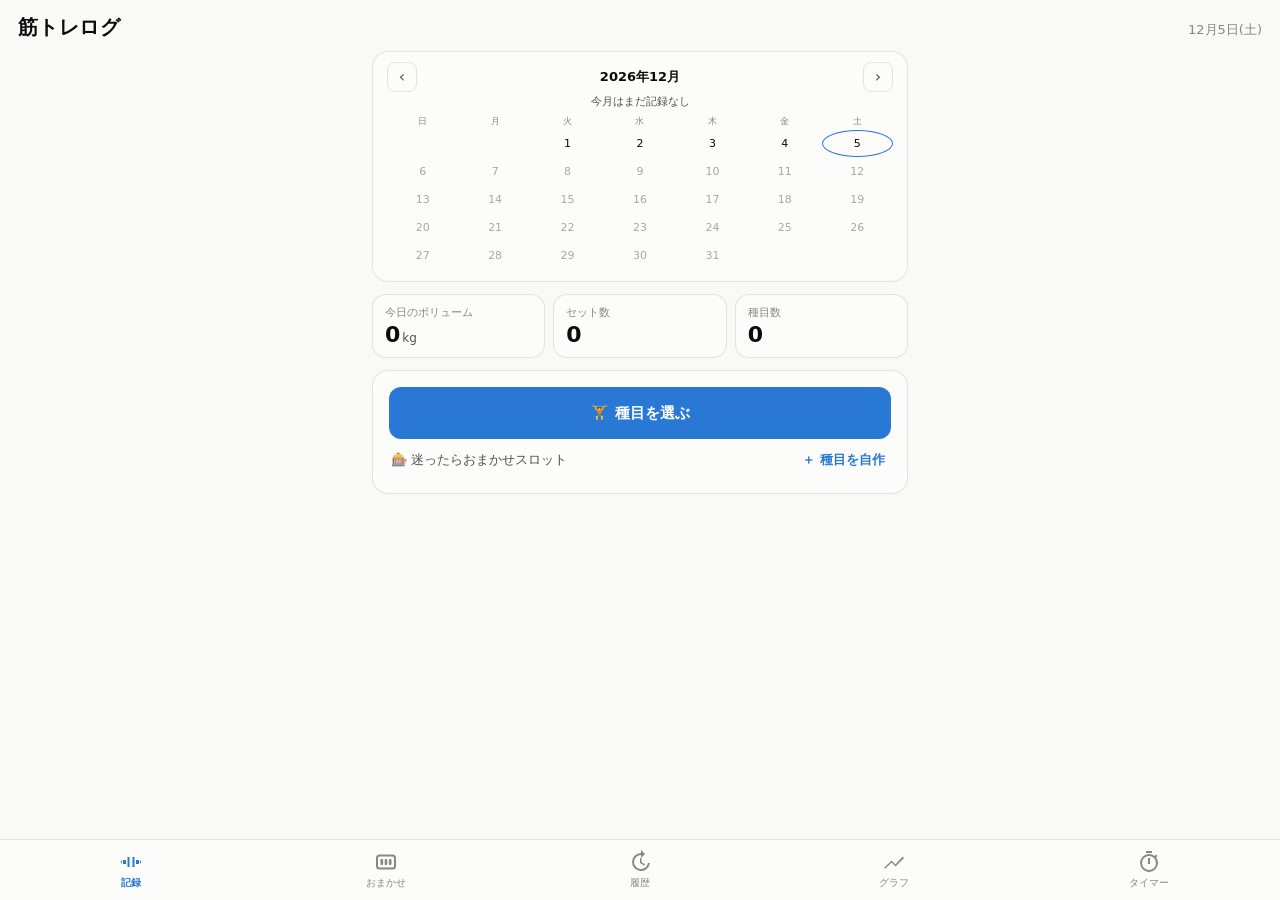
<file: index.html>
﻿<!DOCTYPE html>
<html lang="ja">
<head>
<meta charset="UTF-8">
<meta name="viewport" content="width=device-width, initial-scale=1.0, viewport-fit=cover, user-scalable=no">
<title>筋トレログ</title>
<meta name="description" content="ワークアウト記録・レストタイマー・進捗グラフ">
<meta name="theme-color" content="#2a78d6">
<link rel="manifest" href="manifest.webmanifest">
<link rel="icon" type="image/png" sizes="192x192" href="icon-192.png">
<link rel="apple-touch-icon" href="apple-touch-icon.png">
<meta name="apple-mobile-web-app-capable" content="yes">
<meta name="mobile-web-app-capable" content="yes">
<meta name="apple-mobile-web-app-status-bar-style" content="black-translucent">
<meta name="apple-mobile-web-app-title" content="筋トレ">
<!-- iOS 起動画面 -->
<link rel="apple-touch-startup-image" href="splash/splash-1320x2868-light.png" media="(prefers-color-scheme: light) and (device-width: 440px) and (device-height: 956px) and (-webkit-device-pixel-ratio: 3) and (orientation: portrait)">
<link rel="apple-touch-startup-image" href="splash/splash-1320x2868-dark.png" media="(prefers-color-scheme: dark) and (device-width: 440px) and (device-height: 956px) and (-webkit-device-pixel-ratio: 3) and (orientation: portrait)">
<link rel="apple-touch-startup-image" href="splash/splash-1206x2622-light.png" media="(prefers-color-scheme: light) and (device-width: 402px) and (device-height: 874px) and (-webkit-device-pixel-ratio: 3) and (orientation: portrait)">
<link rel="apple-touch-startup-image" href="splash/splash-1206x2622-dark.png" media="(prefers-color-scheme: dark) and (device-width: 402px) and (device-height: 874px) and (-webkit-device-pixel-ratio: 3) and (orientation: portrait)">
<link rel="apple-touch-startup-image" href="splash/splash-1290x2796-light.png" media="(prefers-color-scheme: light) and (device-width: 430px) and (device-height: 932px) and (-webkit-device-pixel-ratio: 3) and (orientation: portrait)">
<link rel="apple-touch-startup-image" href="splash/splash-1290x2796-dark.png" media="(prefers-color-scheme: dark) and (device-width: 430px) and (device-height: 932px) and (-webkit-device-pixel-ratio: 3) and (orientation: portrait)">
<link rel="apple-touch-startup-image" href="splash/splash-1179x2556-light.png" media="(prefers-color-scheme: light) and (device-width: 393px) and (device-height: 852px) and (-webkit-device-pixel-ratio: 3) and (orientation: portrait)">
<link rel="apple-touch-startup-image" href="splash/splash-1179x2556-dark.png" media="(prefers-color-scheme: dark) and (device-width: 393px) and (device-height: 852px) and (-webkit-device-pixel-ratio: 3) and (orientation: portrait)">
<link rel="apple-touch-startup-image" href="splash/splash-1260x2736-light.png" media="(prefers-color-scheme: light) and (device-width: 420px) and (device-height: 912px) and (-webkit-device-pixel-ratio: 3) and (orientation: portrait)">
<link rel="apple-touch-startup-image" href="splash/splash-1260x2736-dark.png" media="(prefers-color-scheme: dark) and (device-width: 420px) and (device-height: 912px) and (-webkit-device-pixel-ratio: 3) and (orientation: portrait)">
<link rel="apple-touch-startup-image" href="splash/splash-1284x2778-light.png" media="(prefers-color-scheme: light) and (device-width: 428px) and (device-height: 926px) and (-webkit-device-pixel-ratio: 3) and (orientation: portrait)">
<link rel="apple-touch-startup-image" href="splash/splash-1284x2778-dark.png" media="(prefers-color-scheme: dark) and (device-width: 428px) and (device-height: 926px) and (-webkit-device-pixel-ratio: 3) and (orientation: portrait)">
<link rel="apple-touch-startup-image" href="splash/splash-1170x2532-light.png" media="(prefers-color-scheme: light) and (device-width: 390px) and (device-height: 844px) and (-webkit-device-pixel-ratio: 3) and (orientation: portrait)">
<link rel="apple-touch-startup-image" href="splash/splash-1170x2532-dark.png" media="(prefers-color-scheme: dark) and (device-width: 390px) and (device-height: 844px) and (-webkit-device-pixel-ratio: 3) and (orientation: portrait)">
<link rel="apple-touch-startup-image" href="splash/splash-1125x2436-light.png" media="(prefers-color-scheme: light) and (device-width: 375px) and (device-height: 812px) and (-webkit-device-pixel-ratio: 3) and (orientation: portrait)">
<link rel="apple-touch-startup-image" href="splash/splash-1125x2436-dark.png" media="(prefers-color-scheme: dark) and (device-width: 375px) and (device-height: 812px) and (-webkit-device-pixel-ratio: 3) and (orientation: portrait)">
<link rel="apple-touch-startup-image" href="splash/splash-1242x2688-light.png" media="(prefers-color-scheme: light) and (device-width: 414px) and (device-height: 896px) and (-webkit-device-pixel-ratio: 3) and (orientation: portrait)">
<link rel="apple-touch-startup-image" href="splash/splash-1242x2688-dark.png" media="(prefers-color-scheme: dark) and (device-width: 414px) and (device-height: 896px) and (-webkit-device-pixel-ratio: 3) and (orientation: portrait)">
<link rel="apple-touch-startup-image" href="splash/splash-828x1792-light.png" media="(prefers-color-scheme: light) and (device-width: 414px) and (device-height: 896px) and (-webkit-device-pixel-ratio: 2) and (orientation: portrait)">
<link rel="apple-touch-startup-image" href="splash/splash-828x1792-dark.png" media="(prefers-color-scheme: dark) and (device-width: 414px) and (device-height: 896px) and (-webkit-device-pixel-ratio: 2) and (orientation: portrait)">
<link rel="apple-touch-startup-image" href="splash/splash-750x1334-light.png" media="(prefers-color-scheme: light) and (device-width: 375px) and (device-height: 667px) and (-webkit-device-pixel-ratio: 2) and (orientation: portrait)">
<link rel="apple-touch-startup-image" href="splash/splash-750x1334-dark.png" media="(prefers-color-scheme: dark) and (device-width: 375px) and (device-height: 667px) and (-webkit-device-pixel-ratio: 2) and (orientation: portrait)">
<link rel="apple-touch-startup-image" href="splash/splash-1242x2208-light.png" media="(prefers-color-scheme: light) and (device-width: 414px) and (device-height: 736px) and (-webkit-device-pixel-ratio: 3) and (orientation: portrait)">
<link rel="apple-touch-startup-image" href="splash/splash-1242x2208-dark.png" media="(prefers-color-scheme: dark) and (device-width: 414px) and (device-height: 736px) and (-webkit-device-pixel-ratio: 3) and (orientation: portrait)">
<link rel="apple-touch-startup-image" href="splash/splash-1488x2266-light.png" media="(prefers-color-scheme: light) and (device-width: 744px) and (device-height: 1133px) and (-webkit-device-pixel-ratio: 2) and (orientation: portrait)">
<link rel="apple-touch-startup-image" href="splash/splash-1488x2266-dark.png" media="(prefers-color-scheme: dark) and (device-width: 744px) and (device-height: 1133px) and (-webkit-device-pixel-ratio: 2) and (orientation: portrait)">
<link rel="apple-touch-startup-image" href="splash/splash-1640x2360-light.png" media="(prefers-color-scheme: light) and (device-width: 820px) and (device-height: 1180px) and (-webkit-device-pixel-ratio: 2) and (orientation: portrait)">
<link rel="apple-touch-startup-image" href="splash/splash-1640x2360-dark.png" media="(prefers-color-scheme: dark) and (device-width: 820px) and (device-height: 1180px) and (-webkit-device-pixel-ratio: 2) and (orientation: portrait)">
<link rel="apple-touch-startup-image" href="splash/splash-1620x2160-light.png" media="(prefers-color-scheme: light) and (device-width: 810px) and (device-height: 1080px) and (-webkit-device-pixel-ratio: 2) and (orientation: portrait)">
<link rel="apple-touch-startup-image" href="splash/splash-1620x2160-dark.png" media="(prefers-color-scheme: dark) and (device-width: 810px) and (device-height: 1080px) and (-webkit-device-pixel-ratio: 2) and (orientation: portrait)">
<link rel="apple-touch-startup-image" href="splash/splash-1668x2388-light.png" media="(prefers-color-scheme: light) and (device-width: 834px) and (device-height: 1194px) and (-webkit-device-pixel-ratio: 2) and (orientation: portrait)">
<link rel="apple-touch-startup-image" href="splash/splash-1668x2388-dark.png" media="(prefers-color-scheme: dark) and (device-width: 834px) and (device-height: 1194px) and (-webkit-device-pixel-ratio: 2) and (orientation: portrait)">
<link rel="apple-touch-startup-image" href="splash/splash-1668x2420-light.png" media="(prefers-color-scheme: light) and (device-width: 834px) and (device-height: 1210px) and (-webkit-device-pixel-ratio: 2) and (orientation: portrait)">
<link rel="apple-touch-startup-image" href="splash/splash-1668x2420-dark.png" media="(prefers-color-scheme: dark) and (device-width: 834px) and (device-height: 1210px) and (-webkit-device-pixel-ratio: 2) and (orientation: portrait)">
<link rel="apple-touch-startup-image" href="splash/splash-2048x2732-light.png" media="(prefers-color-scheme: light) and (device-width: 1024px) and (device-height: 1366px) and (-webkit-device-pixel-ratio: 2) and (orientation: portrait)">
<link rel="apple-touch-startup-image" href="splash/splash-2048x2732-dark.png" media="(prefers-color-scheme: dark) and (device-width: 1024px) and (device-height: 1366px) and (-webkit-device-pixel-ratio: 2) and (orientation: portrait)">
<link rel="apple-touch-startup-image" href="splash/splash-2064x2752-light.png" media="(prefers-color-scheme: light) and (device-width: 1032px) and (device-height: 1376px) and (-webkit-device-pixel-ratio: 2) and (orientation: portrait)">
<link rel="apple-touch-startup-image" href="splash/splash-2064x2752-dark.png" media="(prefers-color-scheme: dark) and (device-width: 1032px) and (device-height: 1376px) and (-webkit-device-pixel-ratio: 2) and (orientation: portrait)">
<link rel="stylesheet" href="style.css?v=28">
</head>
<body>

<header class="app-header">
  <h1>筋トレログ</h1>
  <div class="header-date" id="headerDate"></div>
</header>

<main id="main">

  <!-- ============ 記録タブ ============ -->
  <section class="page active" id="page-log">
    <div class="card cal-card">
      <div class="cal-head">
        <button class="cal-nav" id="calPrev">‹</button>
        <div class="cal-title" id="calTitle"></div>
        <button class="cal-nav" id="calNext">›</button>
      </div>
      <div class="cal-summary" id="calSummary"></div>
      <div class="cal-grid" id="calGrid"></div>
    </div>

    <div class="stat-row">
      <div class="stat-tile">
        <div class="stat-label">今日のボリューム</div>
        <div class="stat-value"><span id="statVolume">0</span><span class="stat-unit">kg</span></div>
      </div>
      <div class="stat-tile">
        <div class="stat-label">セット数</div>
        <div class="stat-value"><span id="statSets">0</span></div>
      </div>
      <div class="stat-tile">
        <div class="stat-label">種目数</div>
        <div class="stat-value"><span id="statExercises">0</span></div>
      </div>
    </div>

    <div class="card" id="todayCard" hidden>
      <div class="card-title-row">
        <h2>今日のワークアウト ✅</h2>
        <span class="day-vol" id="todayCardSummary"></span>
      </div>
      <div class="session-row">
        <span class="session-item">開始 <b id="sessionStart">--:--</b></span>
        <span class="session-arrow">→</span>
        <span class="session-item">完了 <input type="time" id="sessionEndInput" class="session-end"><span class="session-nextday" id="sessionNextDay" hidden>翌日</span></span>
        <button class="btn-ghost" id="btnEndNow">今おわり</button>
        <span class="session-dur" id="sessionDur"></span>
      </div>
      <div id="todayCardList"></div>
    </div>

    <div class="card select-card">
      <button class="btn-primary btn-big" id="btnOpenPicker">🏋️ 種目を選ぶ</button>
      <div class="select-sub">
        <button class="slot-shortcut-sm" id="goSlot">🎰 迷ったらおまかせスロット</button>
        <button class="btn-ghost" id="btnAddExercise">＋ 種目を自作</button>
      </div>
    </div>

    <div class="card" id="setInputCard" hidden>
      <div class="card-title-row">
        <h2 class="ex-head" id="selectedExHead"><span id="selectedExIcon" class="ex-head-ico"></span><span id="selectedExName">種目</span><span class="detail-hint">詳細 ›</span></h2>
        <button class="btn-ghost btn-danger-ghost" id="btnDeleteExercise">種目削除</button>
      </div>
      <div class="ex-stats" id="exStats" hidden></div>
      <div class="input-col">
        <div class="stepper-block">
          <div class="stepper-label">重量 (kg)</div>
          <div class="stepper">
            <button class="stepper-btn stepper-btn-txt" data-step="-2.5" data-target="weight">−2.5</button>
            <button class="stepper-btn stepper-btn-txt" data-step="-0.5" data-target="weight">−0.5</button>
            <input type="number" id="inputWeight" inputmode="decimal" min="0" step="0.5" value="20">
            <button class="stepper-btn stepper-btn-txt" data-step="0.5" data-target="weight">+0.5</button>
            <button class="stepper-btn stepper-btn-txt" data-step="2.5" data-target="weight">+2.5</button>
          </div>
        </div>
        <div class="stepper-block">
          <div class="stepper-label">回数 (rep)</div>
          <div class="stepper">
            <button class="stepper-btn" data-step="-1" data-target="reps">−</button>
            <input type="number" id="inputReps" inputmode="numeric" min="1" step="1" value="10">
            <button class="stepper-btn" data-step="1" data-target="reps">＋</button>
          </div>
        </div>
      </div>
      <button class="btn-primary btn-big" id="btnLogSet">セットを記録</button>
      <div class="rest-row">
        <button class="btn-secondary rest-adj" id="btnRestMinus">−10</button>
        <button class="btn-secondary btn-rest-main" id="btnQuickRest">▶ 休憩タイマー 1:30</button>
        <button class="btn-secondary rest-adj" id="btnRestPlus">＋10</button>
      </div>
      <label class="toggle-row">
        <span>記録後に休憩タイマー自動スタート</span>
        <input type="checkbox" id="autoTimerToggle">
      </label>
      <div class="today-sets" id="todaySets"></div>
    </div>
  </section>

  <!-- ============ おまかせスロットタブ ============ -->
  <section class="page" id="page-slot">
    <div class="card slot-card">
      <div class="slot-head">
        <div class="slot-title">おまかせスロット</div>
        <div class="slot-lamp" id="slotLamp"><span>GOGO!</span></div>
      </div>
      <div class="slot-mode-label">今日はどこを鍛える？</div>
      <div class="chip-row slot-mode" id="slotModeChips"></div>
      <div class="slot-reels">
        <div class="slot-reel"><div class="reel-strip" id="reelStrip0"></div></div>
        <div class="slot-reel"><div class="reel-strip" id="reelStrip1"></div></div>
        <div class="slot-reel"><div class="reel-strip" id="reelStrip2"></div></div>
      </div>
      <div class="reel-tags" id="reelTags">
        <span>押す系</span><span>引く系</span><span>脚・体幹</span>
      </div>
      <div class="slot-stops">
        <button class="stop-btn stop-1" data-reel="0" disabled>STOP</button>
        <button class="stop-btn stop-2" data-reel="1" disabled>STOP</button>
        <button class="stop-btn stop-3" data-reel="2" disabled>STOP</button>
      </div>
      <button class="btn-primary btn-big" id="btnLever">🎰 レバーを引く</button>
      <div class="slot-hint" id="slotHint">迷った日はスロットにおまかせ！レバーを引いて3種目を決めよう</div>
    </div>
    <div class="card" id="slotResult" hidden>
      <h2>今日のメニュー 💪</h2>
      <div id="slotResultList"></div>
      <button class="btn-secondary btn-big" id="btnRespin">もう一回まわす</button>
    </div>
  </section>

  <!-- ============ 履歴タブ ============ -->
  <section class="page" id="page-history">
    <button class="slot-shortcut" id="btnAddPast">＋ 過去の記録を追加（日付を選んで記録）</button>
    <div id="historyList"></div>
    <div class="card data-card">
      <h2>データ管理</h2>
      <div class="btn-row">
        <button class="btn-secondary" id="btnExport">エクスポート</button>
        <button class="btn-secondary" id="btnImport">インポート</button>
        <button class="btn-secondary btn-danger" id="btnWipe">全削除</button>
      </div>
      <input type="file" id="importFile" accept="application/json" hidden>
    </div>
  </section>

  <!-- ============ グラフタブ ============ -->
  <section class="page" id="page-chart">
    <div class="card">
      <div class="chart-controls">
        <select id="chartExercise" class="select"></select>
        <div class="seg-control" id="metricSeg">
          <button data-metric="max" class="seg-btn active">最大重量</button>
          <button data-metric="volume" class="seg-btn">ボリューム</button>
          <button data-metric="e1rm" class="seg-btn">推定1RM</button>
          <button data-metric="reps" class="seg-btn">回数</button>
        </div>
        <div class="chip-row" id="rangeChips">
          <button class="chip" data-range="30">1ヶ月</button>
          <button class="chip active" data-range="90">3ヶ月</button>
          <button class="chip" data-range="0">全期間</button>
        </div>
      </div>
      <div class="stat-row chart-stats">
        <div class="stat-tile">
          <div class="stat-label">自己ベスト</div>
          <div class="stat-value stat-value-sm"><span id="chartBest">–</span></div>
        </div>
        <div class="stat-tile">
          <div class="stat-label">直近</div>
          <div class="stat-value stat-value-sm"><span id="chartLast">–</span></div>
        </div>
        <div class="stat-tile">
          <div class="stat-label">記録日数</div>
          <div class="stat-value stat-value-sm"><span id="chartDays">–</span></div>
        </div>
      </div>
      <div class="chart-wrap" id="chartWrap">
        <svg id="chartSvg"></svg>
        <div class="chart-tooltip" id="chartTooltip" hidden></div>
        <div class="chart-empty" id="chartEmpty" hidden>まだ記録がありません</div>
      </div>
    </div>
  </section>

  <!-- ============ タイマータブ ============ -->
  <section class="page" id="page-timer">
    <div class="card timer-card">
      <div class="timer-ring-wrap">
        <svg viewBox="0 0 240 240" id="timerSvg">
          <circle class="ring-bg" cx="120" cy="120" r="104"></circle>
          <circle class="ring-fg" cx="120" cy="120" r="104" id="ringFg"></circle>
        </svg>
        <div class="timer-center">
          <div class="timer-time" id="timerDisplay">1:30</div>
          <div class="timer-sub" id="timerSub">休憩タイマー</div>
        </div>
      </div>
      <div class="chip-row timer-presets" id="timerPresets">
        <button class="chip" data-sec="60">60秒</button>
        <button class="chip active" data-sec="90">90秒</button>
        <button class="chip" data-sec="120">2分</button>
        <button class="chip" data-sec="180">3分</button>
      </div>
      <div class="btn-row timer-adjust">
        <button class="btn-secondary" id="btnMinus10">−10秒</button>
        <button class="btn-secondary" id="btnPlus10">＋10秒</button>
      </div>
      <div class="btn-row">
        <button class="btn-primary btn-big" id="btnTimerStart">スタート</button>
        <button class="btn-secondary btn-big" id="btnTimerReset">リセット</button>
      </div>
      <label class="toggle-row">
        <span>終了時にサウンド</span>
        <input type="checkbox" id="soundToggle" checked>
      </label>
      <label class="toggle-row">
        <span>終了時に通知</span>
        <input type="checkbox" id="notifyToggle" checked>
      </label>
      <div class="notify-hint" id="notifyHint" hidden>iPhoneでは Safari の共有メニューから「ホーム画面に追加」したアプリでのみ通知が届きます（iOS 16.4以降）</div>
    </div>
  </section>

</main>

<!-- 実行中タイマーの浮きピル -->
<button class="timer-pill" id="timerPill" hidden>⏱ <span id="timerPillTime"></span></button>

<nav class="bottom-nav">
  <button class="nav-btn active" data-page="log">
    <svg viewBox="0 0 24 24"><path d="M4 14h3v-4H4v4zm13-4v4h3v-4h-3zM8.5 17h2V7h-2v10zm5-10v10h2V7h-2zM2 13.2h1v-2.4H2v2.4zm19-2.4v2.4h1v-2.4h-1z"/></svg>
    <span>記録</span>
  </button>
  <button class="nav-btn" data-page="slot">
    <svg viewBox="0 0 24 24"><rect x="3" y="5.5" width="18" height="13" rx="2.5" fill="none" stroke="currentColor" stroke-width="2"/><rect x="6.5" y="9" width="2.6" height="6" rx="1" /><rect x="10.7" y="9" width="2.6" height="6" rx="1"/><rect x="14.9" y="9" width="2.6" height="6" rx="1"/></svg>
    <span>おまかせ</span>
  </button>
  <button class="nav-btn" data-page="history">
    <svg viewBox="0 0 24 24"><path d="M13 3a9 9 0 1 0 8.95 10h-2.02A7 7 0 1 1 13 5v3l4-4-4-4v3zm-1 5v5l4.25 2.52.77-1.28-3.52-2.09V8H12z"/></svg>
    <span>履歴</span>
  </button>
  <button class="nav-btn" data-page="chart">
    <svg viewBox="0 0 24 24"><path d="M3.5 18.5l6-6 4 4L22 7.92 20.59 6.5l-7.09 8-4-4L2 18l1.5.5z"/></svg>
    <span>グラフ</span>
  </button>
  <button class="nav-btn" data-page="timer">
    <svg viewBox="0 0 24 24"><path d="M15 1H9v2h6V1zm-4 13h2V8h-2v6zm8.03-6.61l1.42-1.42-1.41-1.41-1.42 1.42A8.96 8.96 0 0 0 12 4a9 9 0 1 0 9 9c0-2.12-.74-4.07-1.97-5.61zM12 20a7 7 0 1 1 0-14 7 7 0 0 1 0 14z"/></svg>
    <span>タイマー</span>
  </button>
</nav>

<!-- 種目詳細サブページ -->
<div class="picker" id="exDetailPage" hidden>
  <div class="picker-head">
    <h2 class="ex-head"><span id="detailIcon" class="ex-head-ico"></span><span id="detailName"></span></h2>
    <button class="btn-ghost" id="detailClose">閉じる</button>
  </div>
  <div class="detail-sub" id="detailSub"></div>
  <div class="picker-list detail-body">
    <div class="detail-visual">
      <div class="detail-anim" id="detailAnim"></div>
      <div class="detail-muscle" id="muscleMap"></div>
    </div>
    <div class="muscle-label" id="muscleLabel"></div>
    <div class="photo-credit" id="muscleCredit"></div>
    <div class="stat-row">
      <div class="stat-tile"><div class="stat-label">自己ベスト</div><div class="stat-value stat-value-sm" id="dBest">–</div></div>
      <div class="stat-tile"><div class="stat-label">推定1RM</div><div class="stat-value stat-value-sm" id="dE1rm">–</div></div>
      <div class="stat-tile"><div class="stat-label">前回</div><div class="stat-value stat-value-sm" id="dPrev">–</div></div>
    </div>
    <div class="stat-row">
      <div class="stat-tile"><div class="stat-label">累計セット</div><div class="stat-value stat-value-sm" id="dSets">–</div></div>
      <div class="stat-tile"><div class="stat-label">総ボリューム</div><div class="stat-value stat-value-sm" id="dVol">–</div></div>
      <div class="stat-tile"><div class="stat-label">記録日数</div><div class="stat-value stat-value-sm" id="dDays">–</div></div>
    </div>
    <div class="btn-row detail-actions">
      <button class="btn-primary" id="detailGoLog">この種目を記録する</button>
      <button class="btn-secondary" id="detailGoChart">詳しいグラフ</button>
    </div>
    <button class="btn-secondary btn-big detail-video" id="detailVideo">▶ もっと詳しい動画を探す（YouTube）</button>
    <h2 class="detail-h2" id="detailChartTitle">推移（最大重量）</h2>
    <div class="detail-chart">
      <svg id="detailChartSvg"></svg>
      <div class="chart-empty" id="detailChartEmpty" hidden>まだ記録がありません</div>
    </div>
    <label class="field-label detail-memo-label">メモ（シート高さ・グリップ幅・マシン番号など）
      <textarea id="detailMemo" class="detail-memo" rows="3" placeholder="例: シート4、グリップ広め、フォーム注意点…"></textarea>
    </label>
    <h2 class="detail-h2">これまでの記録</h2>
    <div id="detailHistory"></div>
  </div>
</div>

<!-- 種目検索サブページ -->
<div class="picker" id="pickerPage" hidden>
  <div class="picker-head">
    <input type="search" id="pickerSearch" class="picker-search" placeholder="種目名で検索…">
    <button class="btn-ghost" id="pickerClose">閉じる</button>
  </div>
  <div class="chip-row" id="pickerPartChips"></div>
  <div class="chip-row equip-row" id="pickerEquipChips"></div>
  <div class="picker-list" id="pickerList"></div>
</div>

<!-- 種目追加モーダル -->
<div class="modal-backdrop" id="modalBackdrop" hidden>
  <div class="modal">
    <h2>種目を追加</h2>
    <label class="field-label">種目名
      <input type="text" id="newExName" placeholder="例: インクラインベンチ">
    </label>
    <label class="field-label">部位
      <select id="newExPart" class="select"></select>
    </label>
    <label class="field-label">器具
      <select id="newExEquip" class="select"></select>
    </label>
    <div class="btn-row">
      <button class="btn-secondary" id="btnModalCancel">キャンセル</button>
      <button class="btn-primary" id="btnModalAdd">追加</button>
    </div>
  </div>
</div>

<!-- 過去記録の追加・編集モーダル -->
<div class="modal-backdrop" id="editSetBackdrop" hidden>
  <div class="modal">
    <h2 id="editSetTitle">セットを追加</h2>
    <div class="edit-set-date" id="editSetDate"></div>
    <label class="field-label" id="editSetDateLabel" hidden>日付
      <input type="date" id="editSetDateInput">
    </label>
    <label class="field-label">種目
      <select id="editSetEx" class="select"></select>
    </label>
    <label class="field-label">重量 (kg)
      <input type="number" id="editSetWeight" step="0.5" min="0" inputmode="decimal">
    </label>
    <label class="field-label">回数 (rep)
      <input type="number" id="editSetReps" step="1" min="1" inputmode="numeric">
    </label>
    <div class="btn-row">
      <button class="btn-secondary" id="editSetCancel">キャンセル</button>
      <button class="btn-primary" id="editSetSave">保存</button>
    </div>
  </div>
</div>

<!-- iOS Safari 用インストール案内 -->
<div class="ios-install" id="iosInstall" hidden>
  <div class="ios-install-inner">
    <img src="icon-192.png" alt="" class="ios-install-icon">
    <div class="ios-install-txt">
      <b>ホーム画面に追加するとアプリになります</b>
      <span>下の <span class="ios-share">􀈂</span> 共有ボタン → 「ホーム画面に追加」<br>オフラインで使え、タイマー通知も届きます</span>
    </div>
    <button class="ios-install-close" id="iosInstallClose" aria-label="閉じる">✕</button>
  </div>
</div>

<div class="toast" id="toast" hidden></div>

<script src="icons.js?v=28"></script>
<script src="muscle.js?v=28"></script>
<script src="app.js?v=28"></script>
</body>
</html>
</file>
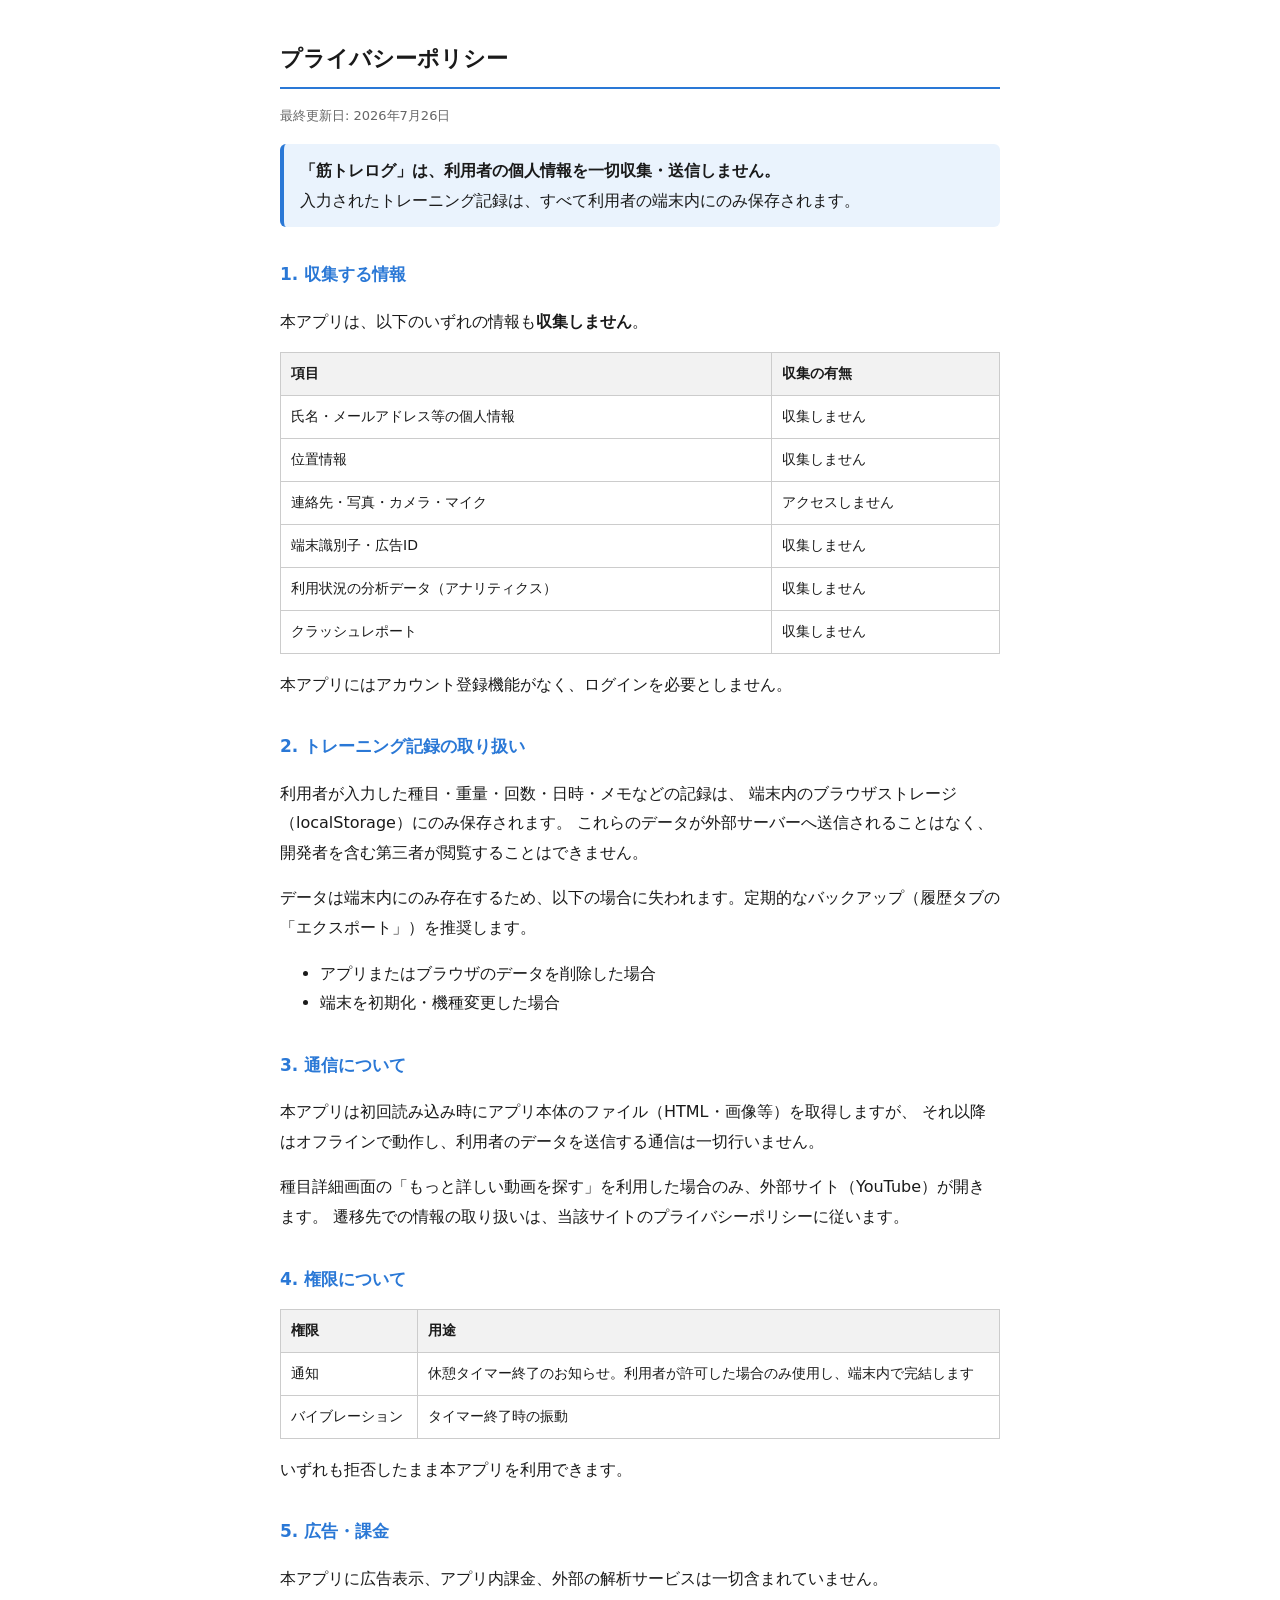
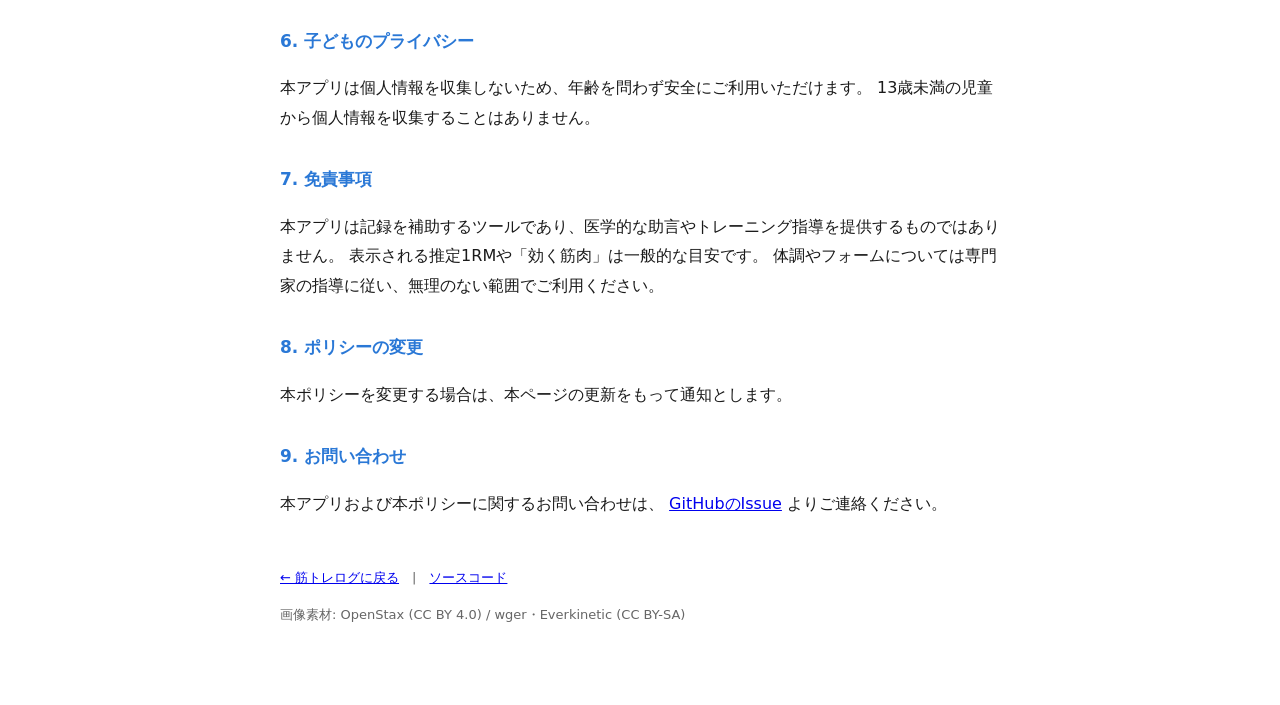
<file: privacy.html>
<!DOCTYPE html>
<html lang="ja">
<head>
<meta charset="UTF-8">
<meta name="viewport" content="width=device-width, initial-scale=1.0">
<title>プライバシーポリシー - 筋トレログ</title>
<style>
  :root { color-scheme: light dark; }
  body {
    font-family: system-ui, -apple-system, "Segoe UI", "Hiragino Sans", sans-serif;
    max-width: 720px; margin: 0 auto; padding: 24px 18px 64px;
    line-height: 1.85; color: #1a1a1a; background: #fff;
  }
  @media (prefers-color-scheme: dark) { body { color: #e8e8e8; background: #131313; } a { color: #7ab5ff; } }
  h1 { font-size: 22px; border-bottom: 2px solid #2a78d6; padding-bottom: 8px; }
  h2 { font-size: 17px; margin-top: 32px; color: #2a78d6; }
  .lead { background: #eaf3fd; border-left: 4px solid #2a78d6; padding: 12px 16px; border-radius: 6px; }
  @media (prefers-color-scheme: dark) { .lead { background: #14263a; } }
  table { border-collapse: collapse; width: 100%; margin: 12px 0; font-size: 14px; }
  th, td { border: 1px solid #ccc; padding: 8px 10px; text-align: left; }
  th { background: #f2f2f2; }
  @media (prefers-color-scheme: dark) { th { background: #222; } th, td { border-color: #444; } }
  .date { color: #666; font-size: 13px; }
  footer { margin-top: 48px; font-size: 13px; color: #666; }
</style>
</head>
<body>

<h1>プライバシーポリシー</h1>
<p class="date">最終更新日: 2026年7月26日</p>

<p class="lead">
  <strong>「筋トレログ」は、利用者の個人情報を一切収集・送信しません。</strong><br>
  入力されたトレーニング記録は、すべて利用者の端末内にのみ保存されます。
</p>

<h2>1. 収集する情報</h2>
<p>本アプリは、以下のいずれの情報も<strong>収集しません</strong>。</p>
<table>
  <tr><th>項目</th><th>収集の有無</th></tr>
  <tr><td>氏名・メールアドレス等の個人情報</td><td>収集しません</td></tr>
  <tr><td>位置情報</td><td>収集しません</td></tr>
  <tr><td>連絡先・写真・カメラ・マイク</td><td>アクセスしません</td></tr>
  <tr><td>端末識別子・広告ID</td><td>収集しません</td></tr>
  <tr><td>利用状況の分析データ（アナリティクス）</td><td>収集しません</td></tr>
  <tr><td>クラッシュレポート</td><td>収集しません</td></tr>
</table>
<p>本アプリにはアカウント登録機能がなく、ログインを必要としません。</p>

<h2>2. トレーニング記録の取り扱い</h2>
<p>
  利用者が入力した種目・重量・回数・日時・メモなどの記録は、
  端末内のブラウザストレージ（localStorage）にのみ保存されます。
  これらのデータが外部サーバーへ送信されることはなく、開発者を含む第三者が閲覧することはできません。
</p>
<p>
  データは端末内にのみ存在するため、以下の場合に失われます。定期的なバックアップ（履歴タブの「エクスポート」）を推奨します。
</p>
<ul>
  <li>アプリまたはブラウザのデータを削除した場合</li>
  <li>端末を初期化・機種変更した場合</li>
</ul>

<h2>3. 通信について</h2>
<p>
  本アプリは初回読み込み時にアプリ本体のファイル（HTML・画像等）を取得しますが、
  それ以降はオフラインで動作し、利用者のデータを送信する通信は一切行いません。
</p>
<p>
  種目詳細画面の「もっと詳しい動画を探す」を利用した場合のみ、外部サイト（YouTube）が開きます。
  遷移先での情報の取り扱いは、当該サイトのプライバシーポリシーに従います。
</p>

<h2>4. 権限について</h2>
<table>
  <tr><th>権限</th><th>用途</th></tr>
  <tr><td>通知</td><td>休憩タイマー終了のお知らせ。利用者が許可した場合のみ使用し、端末内で完結します</td></tr>
  <tr><td>バイブレーション</td><td>タイマー終了時の振動</td></tr>
</table>
<p>いずれも拒否したまま本アプリを利用できます。</p>

<h2>5. 広告・課金</h2>
<p>本アプリに広告表示、アプリ内課金、外部の解析サービスは一切含まれていません。</p>

<h2>6. 子どものプライバシー</h2>
<p>
  本アプリは個人情報を収集しないため、年齢を問わず安全にご利用いただけます。
  13歳未満の児童から個人情報を収集することはありません。
</p>

<h2>7. 免責事項</h2>
<p>
  本アプリは記録を補助するツールであり、医学的な助言やトレーニング指導を提供するものではありません。
  表示される推定1RMや「効く筋肉」は一般的な目安です。
  体調やフォームについては専門家の指導に従い、無理のない範囲でご利用ください。
</p>

<h2>8. ポリシーの変更</h2>
<p>
  本ポリシーを変更する場合は、本ページの更新をもって通知とします。
</p>

<h2>9. お問い合わせ</h2>
<p>
  本アプリおよび本ポリシーに関するお問い合わせは、
  <a href="https://github.com/Liccky123/workout/issues">GitHubのIssue</a> よりご連絡ください。
</p>

<footer>
  <p><a href="./">← 筋トレログに戻る</a>　|　<a href="https://github.com/Liccky123/workout">ソースコード</a></p>
  <p>画像素材: OpenStax (CC BY 4.0) / wger・Everkinetic (CC BY-SA)</p>
</footer>

</body>
</html>
</file>
<file: style.css>
/* ===== 筋トレログ ===== */
:root {
  color-scheme: light;
  --surface-1: #fcfcfb;      /* card / chart surface */
  --page: #f9f9f7;           /* page plane */
  --text-primary: #0b0b0b;
  --text-secondary: #52514e;
  --text-muted: #898781;
  --grid: #e1e0d9;
  --baseline: #c3c2b7;
  --border: rgba(11, 11, 11, 0.10);
  --series-1: #2a78d6;       /* categorical slot 1 (blue) */
  --series-1-soft: rgba(42, 120, 214, 0.12);
  --accent: #2a78d6;
  --accent-ink: #ffffff;
  --danger: #d03b3b;
  --good: #006300;
  --nav-bg: rgba(252, 252, 251, 0.92);
}
@media (prefers-color-scheme: dark) {
  :root:not([data-theme="light"]) {
    color-scheme: dark;
    --surface-1: #1a1a19;
    --page: #0d0d0d;
    --text-primary: #ffffff;
    --text-secondary: #c3c2b7;
    --text-muted: #898781;
    --grid: #2c2c2a;
    --baseline: #383835;
    --border: rgba(255, 255, 255, 0.10);
    --series-1: #3987e5;
    --series-1-soft: rgba(57, 135, 229, 0.16);
    --accent: #3987e5;
    --accent-ink: #ffffff;
    --danger: #e66767;
    --good: #0ca30c;
    --nav-bg: rgba(26, 26, 25, 0.92);
  }
}

* { margin: 0; padding: 0; box-sizing: border-box; }
[hidden] { display: none !important; }
html { -webkit-text-size-adjust: 100%; }
body {
  font-family: system-ui, -apple-system, "Segoe UI", "Hiragino Sans", "Yu Gothic UI", sans-serif;
  background: var(--page);
  color: var(--text-primary);
  min-height: 100dvh;
  padding-bottom: calc(72px + env(safe-area-inset-bottom));
  -webkit-tap-highlight-color: transparent;
  overscroll-behavior-y: contain;
}
button { font-family: inherit; cursor: pointer; }
input, select { font-family: inherit; }

/* ===== header ===== */
.app-header {
  display: flex; align-items: baseline; justify-content: space-between;
  padding: calc(14px + env(safe-area-inset-top)) 18px 10px;
}
.app-header h1 { font-size: 20px; font-weight: 700; letter-spacing: 0.02em; }
.header-date { font-size: 13px; color: var(--text-muted); }

/* ===== pages ===== */
main { padding: 0 12px; max-width: 560px; margin: 0 auto; }
.page { display: none; }
.page.active { display: block; }

/* ===== cards & tiles ===== */
.card {
  background: var(--surface-1);
  border: 1px solid var(--border);
  border-radius: 16px;
  padding: 16px;
  margin-bottom: 12px;
}
.card h2 { font-size: 15px; font-weight: 600; margin-bottom: 10px; }
.card-title-row { display: flex; justify-content: space-between; align-items: center; margin-bottom: 10px; }
.card-title-row h2 { margin-bottom: 0; }

.stat-row { display: flex; gap: 8px; margin-bottom: 12px; }
.stat-tile {
  flex: 1; background: var(--surface-1); border: 1px solid var(--border);
  border-radius: 14px; padding: 10px 12px; min-width: 0;
}
.stat-label { font-size: 11px; color: var(--text-muted); margin-bottom: 2px; white-space: nowrap; }
.stat-value { font-size: 22px; font-weight: 700; }
.stat-value-sm { font-size: 17px; }
.stat-unit { font-size: 12px; font-weight: 400; color: var(--text-secondary); margin-left: 2px; }

/* ===== chips ===== */
.chip-row { display: flex; gap: 6px; flex-wrap: wrap; margin-bottom: 10px; }
.chip {
  border: 1px solid var(--border); background: transparent; color: var(--text-secondary);
  border-radius: 999px; padding: 6px 13px; font-size: 13px;
}
.chip.active { background: var(--accent); color: var(--accent-ink); border-color: var(--accent); font-weight: 600; }
.equip-row { padding-top: 2px; border-top: 1px dashed var(--grid); }
.chip-sm { padding: 4px 11px; font-size: 12px; }

/* ===== exercise grid ===== */
.exercise-grid { display: grid; grid-template-columns: repeat(2, 1fr); gap: 8px; }
.ex-btn {
  border: 1px solid var(--border); background: transparent; color: var(--text-primary);
  border-radius: 12px; padding: 10px; font-size: 14px; text-align: left;
  display: flex; flex-direction: row; align-items: center; gap: 9px;
}
.ex-ico { flex-shrink: 0; color: var(--text-secondary); }
.ex-ico svg { width: 30px; height: 30px; display: block; }
.ex-txt { display: flex; flex-direction: column; gap: 2px; min-width: 0; }
.ex-btn .ex-name { white-space: nowrap; overflow: hidden; text-overflow: ellipsis; }
.ex-btn .ex-part { font-size: 11px; color: var(--text-muted); }
.ex-btn.active { border-color: var(--accent); background: var(--series-1-soft); }
.ex-btn.active .ex-name { color: var(--accent); font-weight: 700; }
.ex-btn.active .ex-ico { color: var(--accent); }
.ex-head { display: flex; align-items: center; gap: 8px; min-width: 0; }
.ex-head-ico { color: var(--accent); flex-shrink: 0; }
.ex-head-ico svg { width: 26px; height: 26px; display: block; }

/* ===== steppers ===== */
.input-col { display: flex; flex-direction: column; gap: 10px; margin-bottom: 12px; }
.stepper-block { flex: 1; }
.stepper-btn.stepper-btn-txt { font-size: 13px; font-weight: 700; width: 52px; }
.stepper-label { font-size: 12px; color: var(--text-muted); margin-bottom: 4px; }
.stepper { display: flex; border: 1px solid var(--border); border-radius: 12px; overflow: hidden; }
.stepper-btn {
  width: 46px; min-height: 48px; border: none; background: transparent;
  font-size: 20px; color: var(--accent); flex-shrink: 0;
}
.stepper input {
  flex: 1; width: 100%; min-width: 0; border: none; background: transparent; text-align: center;
  font-size: 20px; font-weight: 700; color: var(--text-primary); outline: none;
  -moz-appearance: textfield; appearance: textfield;
}
.stepper input::-webkit-outer-spin-button, .stepper input::-webkit-inner-spin-button { -webkit-appearance: none; }

/* ===== buttons ===== */
.btn-primary {
  background: var(--accent); color: var(--accent-ink); border: none;
  border-radius: 12px; padding: 12px 18px; font-size: 15px; font-weight: 700;
}
.btn-primary:active { opacity: 0.85; }
.btn-secondary {
  background: transparent; color: var(--text-primary); border: 1px solid var(--border);
  border-radius: 12px; padding: 12px 18px; font-size: 14px; font-weight: 600;
}
.btn-big { width: 100%; min-height: 52px; }
.btn-ghost {
  background: none; border: none; color: var(--accent); font-size: 13px; font-weight: 600; padding: 6px;
}
.btn-danger { color: var(--danger); border-color: var(--danger); }
.btn-danger-ghost { color: var(--danger); }
.btn-row { display: flex; gap: 8px; }
.btn-row > * { flex: 1; }

.toggle-row {
  display: flex; justify-content: space-between; align-items: center;
  font-size: 13px; color: var(--text-secondary); margin-top: 12px; gap: 8px;
}
.toggle-row input { width: 20px; height: 20px; accent-color: var(--accent); flex-shrink: 0; }

/* ===== today's sets ===== */
.today-sets { margin-top: 14px; }
.set-row {
  display: flex; align-items: center; gap: 10px; padding: 9px 4px;
  border-top: 1px solid var(--grid); font-size: 14px;
}
.set-num { color: var(--text-muted); font-size: 12px; width: 44px; flex-shrink: 0; }
.set-detail { flex: 1; font-variant-numeric: tabular-nums; }
.set-vol { color: var(--text-secondary); font-size: 12px; }
.set-del {
  border: none; background: none; color: var(--text-muted); font-size: 17px;
  width: 34px; height: 34px; border-radius: 8px; flex-shrink: 0;
}
.set-del:active { color: var(--danger); }
.set-best { color: var(--good); font-size: 11px; font-weight: 700; }

/* ===== history ===== */
.day-card { margin-bottom: 12px; }
.day-head { display: flex; justify-content: space-between; align-items: baseline; margin-bottom: 8px; }
.day-date { font-size: 15px; font-weight: 700; }
.day-vol { font-size: 12px; color: var(--text-secondary); }
.day-ex { padding: 8px 0; border-top: 1px solid var(--grid); }
.day-ex-name { font-size: 13px; font-weight: 600; margin-bottom: 4px; }
.day-ex-sets { display: flex; flex-wrap: wrap; gap: 5px; }
.hist-set {
  display: inline-flex; align-items: center; gap: 5px;
  border: 1px solid var(--border); border-radius: 8px; padding: 4px 8px;
  font-size: 12px; font-variant-numeric: tabular-nums; color: var(--text-secondary);
}
.hist-set button { border: none; background: none; color: var(--text-muted); font-size: 13px; padding: 0 1px; }
.history-empty { text-align: center; color: var(--text-muted); padding: 44px 0; font-size: 14px; }
.session-row {
  display: flex; align-items: center; gap: 7px; flex-wrap: wrap;
  font-size: 12px; color: var(--text-secondary); margin-bottom: 10px;
}
.session-item b { font-size: 14px; color: var(--text-primary); font-variant-numeric: tabular-nums; }
.session-arrow { color: var(--text-muted); }
.session-end {
  border: 1px solid var(--border); border-radius: 8px; padding: 4px 6px;
  background: transparent; color: var(--text-primary); font-size: 13px; font-family: inherit;
}
.session-dur { color: var(--good); font-weight: 700; font-size: 13px; }
.day-time { font-size: 12px; color: var(--text-muted); margin: -2px 0 6px; }
.ex-stats { display: flex; gap: 6px; margin-bottom: 12px; }
.ex-stat {
  flex: 1; min-width: 0; border: 1px solid var(--border); border-radius: 10px; padding: 6px 9px;
}
.ex-stat-label { display: block; font-size: 10px; color: var(--text-muted); }
.ex-stat-val { display: block; font-size: 13px; font-weight: 700; white-space: nowrap; overflow: hidden; text-overflow: ellipsis; }
.ex-stat-empty { font-size: 12px; color: var(--text-muted); border-style: dashed; }
.today-ex-name {
  display: flex; align-items: center; gap: 8px; width: 100%;
  background: none; border: none; color: var(--text-primary);
  font-size: 13px; font-weight: 600; padding: 0 0 5px; text-align: left;
}
.today-ex-ico { color: var(--accent); flex-shrink: 0; }
.today-ex-ico svg { width: 22px; height: 22px; display: block; }
.today-ex-label { flex: 1; min-width: 0; overflow: hidden; text-overflow: ellipsis; white-space: nowrap; }
.today-ex-count { color: var(--good); font-size: 12px; flex-shrink: 0; }
.data-card h2 { margin-bottom: 10px; }

/* ===== chart ===== */
.chart-controls { display: flex; flex-direction: column; gap: 10px; margin-bottom: 12px; }
.select {
  width: 100%; padding: 11px 12px; border: 1px solid var(--border); border-radius: 12px;
  background: var(--surface-1); color: var(--text-primary); font-size: 15px;
}
.seg-control { display: flex; border: 1px solid var(--border); border-radius: 12px; overflow: hidden; }
.seg-btn {
  flex: 1; border: none; background: transparent; color: var(--text-secondary);
  padding: 9px 2px; font-size: 12px;
}
.seg-btn.active { background: var(--accent); color: var(--accent-ink); font-weight: 700; }
.chart-stats { margin-bottom: 8px; }
.chart-wrap { position: relative; width: 100%; height: 240px; }
#chartSvg { width: 100%; height: 100%; display: block; touch-action: pan-y; }
.chart-tooltip {
  position: absolute; pointer-events: none; background: var(--surface-1);
  border: 1px solid var(--border); border-radius: 10px; padding: 7px 10px;
  font-size: 12px; box-shadow: 0 4px 14px rgba(0,0,0,0.18); white-space: nowrap; z-index: 5;
}
.chart-tooltip .tt-date { color: var(--text-muted); font-size: 11px; }
.chart-tooltip .tt-val { font-weight: 700; font-size: 14px; }
.chart-empty {
  position: absolute; inset: 0; display: flex; align-items: center; justify-content: center;
  color: var(--text-muted); font-size: 14px;
}

/* ===== おまかせスロット ===== */
.slot-shortcut {
  display: block; width: 100%; text-align: left;
  background: var(--surface-1); border: 1px dashed var(--accent);
  border-radius: 14px; padding: 12px 14px; margin-bottom: 12px;
  color: var(--text-secondary); font-size: 13px;
}
.slot-shortcut b { color: var(--accent); }
.slot-card { display: flex; flex-direction: column; gap: 12px; }
.slot-mode-label { font-size: 12px; color: var(--text-muted); margin-bottom: -6px; }
.slot-mode { margin-bottom: 0; }
.rest-row { display: flex; gap: 8px; margin-top: 8px; }
.rest-adj { width: 62px; flex-shrink: 0; padding: 12px 0; font-variant-numeric: tabular-nums; }
.btn-rest-main { flex: 1; min-height: 52px; }
.title-actions { display: flex; gap: 2px; flex-shrink: 0; }

/* ===== カレンダー（コンパクト） ===== */
.cal-card { padding: 10px 14px 12px; }
.cal-head { display: flex; align-items: center; justify-content: space-between; margin-bottom: 2px; }
.cal-nav {
  width: 30px; height: 30px; border: 1px solid var(--border); border-radius: 8px;
  background: none; color: var(--text-secondary); font-size: 16px; line-height: 1;
}
.cal-title { font-size: 13px; font-weight: 700; }
.cal-summary { font-size: 11px; color: var(--text-secondary); margin-bottom: 5px; text-align: center; }
.cal-grid { display: grid; grid-template-columns: repeat(7, 1fr); gap: 1px; }
.cal-w { text-align: center; font-size: 9px; color: var(--text-muted); padding: 1px 0; }
.cal-day {
  height: 27px; display: flex; align-items: center; justify-content: center;
  border: none; background: none; border-radius: 50%; font-size: 11px;
  color: var(--text-primary); font-variant-numeric: tabular-nums; position: relative; padding: 0;
}
.cal-day.hit { background: var(--series-1-soft); color: var(--accent); font-weight: 700; }
.cal-day.hit::after {
  content: ""; position: absolute; bottom: 1px; width: 3px; height: 3px;
  border-radius: 50%; background: var(--accent);
}
.cal-day.today { outline: 1.5px solid var(--accent); outline-offset: -1.5px; }

/* ===== 種目選択カード ===== */
.select-card { display: flex; flex-direction: column; gap: 4px; }
.select-sub { display: flex; align-items: center; justify-content: space-between; gap: 8px; }
.slot-shortcut-sm {
  background: none; border: none; color: var(--text-secondary); font-size: 13px;
  padding: 8px 2px; text-align: left;
}

/* ===== 種目詳細サブページ ===== */
.detail-hint { font-size: 11px; color: var(--text-muted); font-weight: 400; flex-shrink: 0; }
#selectedExHead { cursor: pointer; }
.detail-sub { font-size: 12px; color: var(--text-muted); margin: -4px 0 10px; }
.detail-body { display: flex; flex-direction: column; gap: 4px; }
.detail-actions { margin: 8px 0; }
.detail-actions > * { padding: 12px 8px; font-size: 14px; }
.detail-memo {
  width: 100%; border: 1px solid var(--border); border-radius: 12px; padding: 10px 12px;
  background: transparent; color: var(--text-primary); font-size: 14px; font-family: inherit;
  resize: vertical;
}
.detail-memo-label { margin-bottom: 8px; }
.detail-h2 { font-size: 14px; font-weight: 700; margin: 6px 0 2px; }
.detail-video { margin: 2px 0 6px; }
.detail-visual {
  display: flex; justify-content: center; align-items: center;
  gap: 8px; padding: 6px 0 2px; min-width: 0;
}
.detail-anim { position: relative; flex: 0 1 auto; min-width: 0; }
/* 実写フォーム画像 (開始⇄終了クロスフェード) */
.anim-photo {
  position: relative; width: min(148px, 40vw); height: min(128px, 35vw);
  background: #fff; border-radius: 12px; border: 1px solid var(--border);
  overflow: hidden;
}
.anim-photo img {
  position: absolute; inset: 4px; width: calc(100% - 8px); height: calc(100% - 8px);
  object-fit: contain;
}
.ap-pair .ap1 { animation: ap-fade 2.6s ease-in-out infinite; }
@keyframes ap-fade {
  0%, 42% { opacity: 0; }
  50%, 92% { opacity: 1; }
  100% { opacity: 0; }
}
.ap-single .ap0 { animation: ap-zoom 3s ease-in-out infinite; }
@keyframes ap-zoom {
  0%, 100% { transform: scale(1); }
  50% { transform: scale(1.06); }
}
/* フォームアニメも「白グレーの体 + 効く部位だけ赤」で筋肉マップとお揃いに */
.detail-anim svg { width: min(124px, 34vw); height: min(124px, 34vw); color: var(--text-muted); display: block; }
.detail-anim::after {
  content: "フォーム"; position: absolute; bottom: -4px; left: 50%; transform: translateX(-50%);
  font-size: 10px; color: var(--text-muted); white-space: nowrap;
}
.detail-muscle { flex: 0 1 auto; min-width: 0; }
.detail-muscle > svg { width: min(150px, 40vw); height: min(116px, 31vw); display: block; }
.photo-wrap { display: flex; justify-content: center; gap: 10px; align-items: flex-end; }
.photo-body { position: relative; height: min(146px, 38vw); }
.photo-body img { height: 100%; width: auto; display: block; }
.photo-ov { position: absolute; inset: 0; width: 100%; height: 100%; }
.pm {
  position: absolute; inset: 0; pointer-events: none;
  -webkit-mask-size: 100% 100%; mask-size: 100% 100%;
  -webkit-mask-repeat: no-repeat; mask-repeat: no-repeat;
  mix-blend-mode: multiply;
}
.pm-main { background: #e3202a; animation: pm-pulse 1.5s ease-in-out infinite; }
.pm-sub { background: #ff9100; opacity: 0.72; }
@keyframes pm-pulse { 0%, 100% { opacity: 0.78; } 50% { opacity: 1; } }
.photo-tag {
  position: absolute; bottom: -12px; left: 50%; transform: translateX(-50%);
  font-size: 9px; color: var(--text-muted);
}
.photo-credit {
  text-align: center; font-size: 9px; color: var(--text-muted);
  margin: 12px 0 4px; line-height: 1.5;
}
.muscle-label {
  font-size: 12px; color: var(--text-secondary); text-align: center;
  margin: 6px 0 8px; line-height: 1.6;
}
.cal-day.future { opacity: 0.35; }
.detail-chart { position: relative; height: 150px; margin-bottom: 6px; }
#detailChartSvg { width: 100%; height: 100%; display: block; }
.day-head-r { display: flex; align-items: center; gap: 2px; }
.day-add { padding: 2px 4px; font-size: 12px; }
.hist-set-edit { border: none; background: none; color: inherit; font: inherit; padding: 0; }
.edit-set-date { font-size: 13px; color: var(--text-secondary); margin-top: -8px; }
#editSetDateInput {
  padding: 10px 12px; border: 1px solid var(--border); border-radius: 12px;
  background: transparent; color: var(--text-primary); font-size: 15px; font-family: inherit;
}
.session-nextday { font-size: 10px; color: var(--danger); font-weight: 700; margin-left: 3px; }
.day-ex-link {
  background: none; border: none; padding: 0; font: inherit; text-align: left;
  color: var(--accent); width: auto;
}

/* ===== 種目検索サブページ ===== */
.picker {
  position: fixed; inset: 0; z-index: 45; background: var(--page);
  display: flex; flex-direction: column;
  padding: calc(12px + env(safe-area-inset-top)) 14px calc(12px + env(safe-area-inset-bottom));
}
.picker-head { display: flex; gap: 8px; align-items: center; margin-bottom: 10px; }
.picker-search {
  flex: 1; padding: 11px 14px; border: 1px solid var(--border); border-radius: 12px;
  background: var(--surface-1); color: var(--text-primary); font-size: 15px; outline: none;
}
.picker-search:focus { border-color: var(--accent); }
.picker-list { flex: 1; overflow-y: auto; -webkit-overflow-scrolling: touch; }
.picker-row {
  display: flex; align-items: center; gap: 10px; width: 100%;
  padding: 10px 6px; background: none; border: none; border-bottom: 1px solid var(--grid);
  color: var(--text-primary); text-align: left; font-size: 14px;
}
.picker-row:active { background: var(--series-1-soft); }
.pr-ico { color: var(--text-secondary); flex-shrink: 0; }
.pr-ico svg { width: 32px; height: 32px; display: block; }
.pr-txt { flex: 1; min-width: 0; }
.pr-name { display: block; font-weight: 600; white-space: nowrap; overflow: hidden; text-overflow: ellipsis; }
.pr-sub { display: block; font-size: 12px; color: var(--text-muted); }
.slot-head { display: flex; justify-content: space-between; align-items: center; }
.slot-title { font-size: 15px; font-weight: 700; }
.slot-lamp {
  border: 2px solid var(--border); border-radius: 999px; padding: 4px 14px;
  font-size: 13px; font-weight: 800; letter-spacing: 0.06em; color: var(--text-muted);
  font-style: italic; user-select: none; transition: all 0.2s;
}
.slot-lamp.lit {
  color: #7a4c00; background: #ffd94a; border-color: #f5b301;
  animation: lamp-flash 0.45s infinite alternate;
}
@keyframes lamp-flash {
  from { box-shadow: 0 0 6px 1px rgba(255, 200, 20, 0.55); }
  to   { box-shadow: 0 0 22px 6px rgba(255, 180, 0, 0.9); background: #ffe98a; }
}
.slot-reels { display: flex; gap: 8px; }
.slot-reel {
  flex: 1; height: 92px; overflow: hidden; position: relative;
  border: 2px solid var(--border); border-radius: 12px; background: var(--page);
  min-width: 0;
}
.slot-reel::before, .slot-reel::after {
  content: ""; position: absolute; left: 0; right: 0; height: 14px; z-index: 2; pointer-events: none;
}
.slot-reel::before { top: 0; background: linear-gradient(var(--page), transparent); }
.slot-reel::after { bottom: 0; background: linear-gradient(transparent, var(--page)); }
.reel-strip { will-change: transform; }
.reel-strip.blur { filter: blur(1.5px); }
.reel-item {
  height: 92px; display: flex; flex-direction: column; align-items: center;
  justify-content: center; gap: 5px; padding: 4px 3px;
}
.reel-item svg { width: 36px; height: 36px; color: var(--text-primary); }
.reel-item span {
  font-size: 10.5px; line-height: 1.15; text-align: center; color: var(--text-secondary);
  overflow: hidden; max-height: 2.3em;
}
.reel-tags { display: flex; gap: 8px; margin-top: -6px; }
.reel-tags span { flex: 1; text-align: center; font-size: 10px; color: var(--text-muted); }
.slot-stops { display: flex; gap: 8px; justify-content: space-around; }
.stop-btn {
  width: 58px; height: 58px; border-radius: 50%; border: none;
  color: #fff; font-size: 11px; font-weight: 800; letter-spacing: 0.04em;
  box-shadow: 0 4px 0 rgba(0, 0, 0, 0.25); transition: transform 0.06s, box-shadow 0.06s;
}
.stop-btn:active { transform: translateY(3px); box-shadow: 0 1px 0 rgba(0, 0, 0, 0.25); }
.stop-btn:disabled { opacity: 0.35; box-shadow: none; }
.stop-1 { background: #2a78d6; }
.stop-2 { background: #eda100; }
.stop-3 { background: #e34948; }
.slot-hint { font-size: 12px; color: var(--text-muted); text-align: center; }
.slot-result-row {
  display: flex; align-items: center; gap: 10px; padding: 10px 0;
  border-top: 1px solid var(--grid);
}
.slot-result-row .sr-ico { color: var(--accent); flex-shrink: 0; }
.slot-result-row .sr-ico svg { width: 34px; height: 34px; display: block; }
.sr-txt { flex: 1; min-width: 0; }
.sr-name, .sr-prev { display: block; }
.sr-name { font-size: 14px; font-weight: 700; }
.sr-prev { font-size: 12px; color: var(--text-muted); }
.sr-go {
  flex-shrink: 0; border: 1px solid var(--accent); color: var(--accent); background: none;
  border-radius: 10px; padding: 8px 12px; font-size: 13px; font-weight: 700;
}
#slotResult .btn-big { margin-top: 12px; }

/* ===== timer ===== */
.timer-card { display: flex; flex-direction: column; gap: 14px; align-items: center; padding-top: 22px; }
.timer-ring-wrap { position: relative; width: min(64vw, 250px); aspect-ratio: 1; }
#timerSvg { width: 100%; height: 100%; transform: rotate(-90deg); }
.ring-bg { fill: none; stroke: var(--grid); stroke-width: 10; }
.ring-fg {
  fill: none; stroke: var(--series-1); stroke-width: 10; stroke-linecap: round;
  stroke-dasharray: 653.45; stroke-dashoffset: 0; transition: stroke-dashoffset 0.3s linear;
}
.timer-center {
  position: absolute; inset: 0; display: flex; flex-direction: column;
  align-items: center; justify-content: center; gap: 2px;
}
.timer-time { font-size: 46px; font-weight: 700; font-variant-numeric: tabular-nums; }
.timer-sub { font-size: 12px; color: var(--text-muted); }
.timer-presets, .timer-adjust { margin-bottom: 0; }
.timer-card .btn-row { width: 100%; }
.timer-card .toggle-row { width: 100%; margin-top: 0; }
.notify-hint { font-size: 11px; color: var(--text-muted); line-height: 1.5; }

/* 実行中タイマーピル */
.timer-pill {
  position: fixed; right: 14px; bottom: calc(84px + env(safe-area-inset-bottom));
  background: var(--accent); color: var(--accent-ink); border: none; border-radius: 999px;
  padding: 9px 15px; font-size: 14px; font-weight: 700; font-variant-numeric: tabular-nums;
  box-shadow: 0 4px 14px rgba(0,0,0,0.25); z-index: 30;
}

/* ===== bottom nav ===== */
.bottom-nav {
  position: fixed; left: 0; right: 0; bottom: 0; display: flex;
  background: var(--nav-bg); backdrop-filter: blur(12px); -webkit-backdrop-filter: blur(12px);
  border-top: 1px solid var(--border);
  padding: 6px 4px calc(6px + env(safe-area-inset-bottom));
  z-index: 20;
}
.nav-btn {
  flex: 1; border: none; background: none; color: var(--text-muted);
  display: flex; flex-direction: column; align-items: center; gap: 2px;
  font-size: 10px; padding: 4px 0;
}
.nav-btn svg { width: 24px; height: 24px; fill: currentColor; }
.nav-btn.active { color: var(--accent); font-weight: 700; }

/* ===== modal ===== */
.modal-backdrop {
  position: fixed; inset: 0; background: rgba(0,0,0,0.45); z-index: 50;
  display: flex; align-items: center; justify-content: center; padding: 24px;
}
.modal {
  background: var(--surface-1); border-radius: 18px; padding: 20px; width: 100%; max-width: 380px;
  display: flex; flex-direction: column; gap: 14px;
}
.modal h2 { font-size: 17px; }
.field-label { display: flex; flex-direction: column; gap: 6px; font-size: 13px; color: var(--text-secondary); }
.field-label input, .field-label select {
  padding: 11px 12px; border: 1px solid var(--border); border-radius: 12px;
  background: transparent; color: var(--text-primary); font-size: 15px;
}

/* ===== toast ===== */
/* ===== iOS インストール案内 ===== */
/* z-index 40: ナビ(20)やタイマーピル(30)より上、サブページ(45)やモーダル(50)より下 */
.ios-install {
  position: fixed; left: 10px; right: 10px;
  bottom: calc(128px + env(safe-area-inset-bottom));
  z-index: 40; animation: ios-pop 0.35s ease-out;
}
@keyframes ios-pop { from { opacity: 0; transform: translateY(14px); } to { opacity: 1; transform: none; } }
.ios-install-inner {
  display: flex; align-items: center; gap: 11px;
  background: var(--surface-1); border: 1px solid var(--accent);
  border-radius: 16px; padding: 12px 13px;
  box-shadow: 0 8px 26px rgba(0, 0, 0, 0.32);
}
.ios-install-icon { width: 42px; height: 42px; border-radius: 10px; flex-shrink: 0; }
.ios-install-txt { flex: 1; min-width: 0; font-size: 11.5px; color: var(--text-secondary); line-height: 1.55; }
.ios-install-txt b { display: block; font-size: 13px; color: var(--text-primary); margin-bottom: 2px; }
.ios-share { color: var(--accent); font-weight: 700; }
.ios-install-close {
  border: none; background: none; color: var(--text-muted);
  font-size: 15px; padding: 6px; flex-shrink: 0; align-self: flex-start;
}

.toast {
  position: fixed; left: 50%; transform: translateX(-50%);
  bottom: calc(88px + env(safe-area-inset-bottom));
  background: var(--text-primary); color: var(--page);
  border-radius: 999px; padding: 10px 18px; font-size: 13px; font-weight: 600;
  z-index: 60; opacity: 0; transition: opacity 0.25s;
  pointer-events: none; white-space: nowrap;
}
.toast.show { opacity: 1; }
</file>
